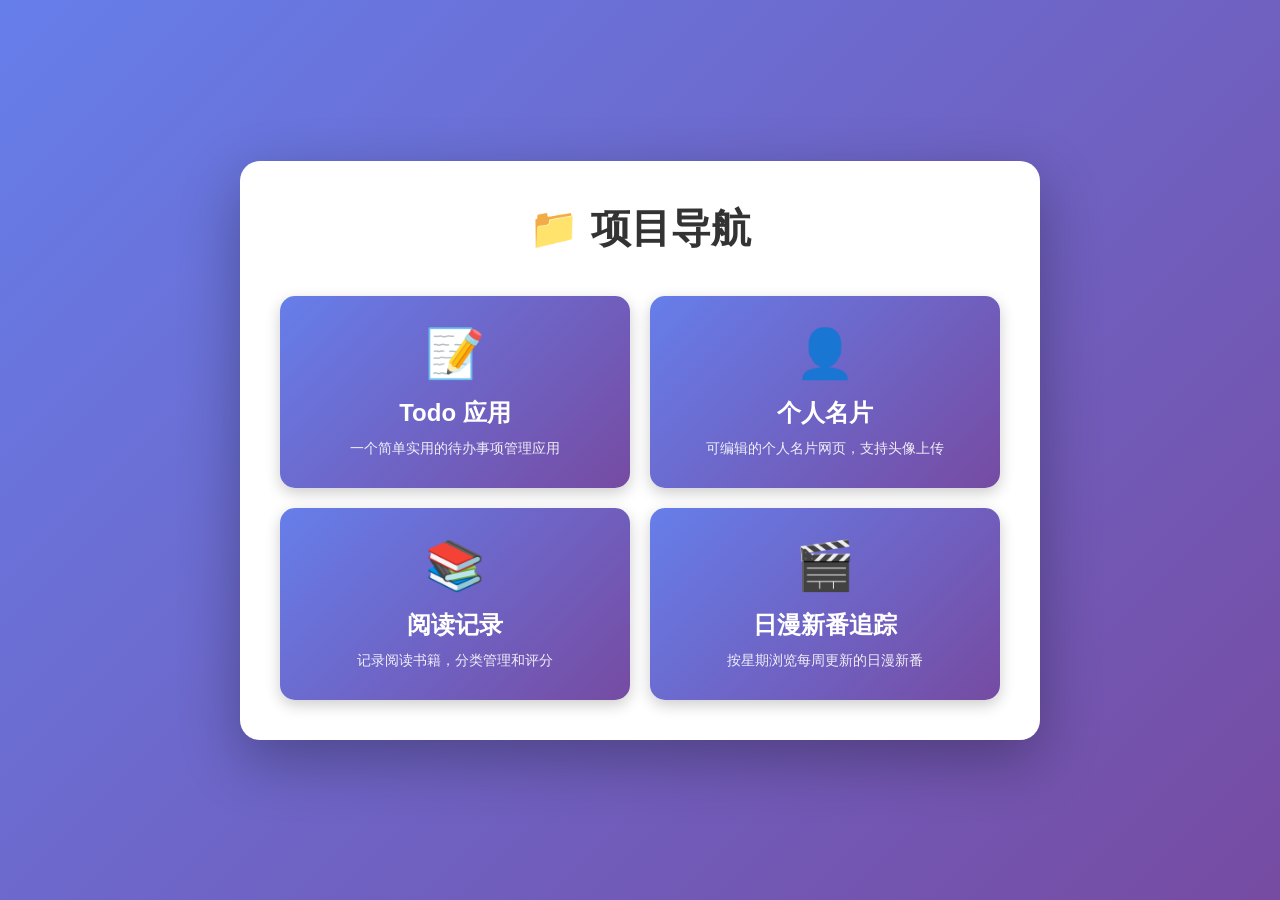
<file: index.html>
<!DOCTYPE html>
<html lang="zh-CN">
<head>
    <meta charset="UTF-8">
    <meta name="viewport" content="width=device-width, initial-scale=1.0">
    <title>项目导航</title>
    <style>
        * {
            margin: 0;
            padding: 0;
            box-sizing: border-box;
        }

        body {
            font-family: 'Segoe UI', Tahoma, Geneva, Verdana, sans-serif;
            background: linear-gradient(135deg, #667eea 0%, #764ba2 100%);
            min-height: 100vh;
            display: flex;
            justify-content: center;
            align-items: center;
            padding: 20px;
        }

        .container {
            background: white;
            border-radius: 20px;
            box-shadow: 0 20px 60px rgba(0, 0, 0, 0.3);
            padding: 40px;
            max-width: 800px;
            width: 100%;
        }

        h1 {
            text-align: center;
            color: #333;
            margin-bottom: 40px;
            font-size: 2.5em;
        }

        .nav-grid {
            display: grid;
            grid-template-columns: repeat(auto-fit, minmax(250px, 1fr));
            gap: 20px;
        }

        .nav-item {
            background: linear-gradient(135deg, #667eea 0%, #764ba2 100%);
            color: white;
            padding: 30px;
            border-radius: 15px;
            text-decoration: none;
            transition: all 0.3s ease;
            display: flex;
            flex-direction: column;
            align-items: center;
            justify-content: center;
            box-shadow: 0 5px 15px rgba(0, 0, 0, 0.2);
        }

        .nav-item:hover {
            transform: translateY(-5px);
            box-shadow: 0 10px 25px rgba(0, 0, 0, 0.3);
        }

        .nav-item h2 {
            font-size: 1.5em;
            margin-bottom: 10px;
        }

        .nav-item p {
            font-size: 0.9em;
            opacity: 0.9;
            text-align: center;
        }

        .icon {
            font-size: 3em;
            margin-bottom: 15px;
        }
    </style>
</head>
<body>
    <div class="container">
        <h1>📁 项目导航</h1>
        <div class="nav-grid">
            <a href="todo-app/index.html" class="nav-item">
                <div class="icon">📝</div>
                <h2>Todo 应用</h2>
                <p>一个简单实用的待办事项管理应用</p>
            </a>
            <a href="personal-card/index.html" class="nav-item">
                <div class="icon">👤</div>
                <h2>个人名片</h2>
                <p>可编辑的个人名片网页，支持头像上传</p>
            </a>
            <a href="read-record/index.html" class="nav-item">
                <div class="icon">📚</div>
                <h2>阅读记录</h2>
                <p>记录阅读书籍，分类管理和评分</p>
            </a>
            <a href="new_anime/index.html" class="nav-item">
                <div class="icon">🎬</div>
                <h2>日漫新番追踪</h2>
                <p>按星期浏览每周更新的日漫新番</p>
            </a>
        </div>
    </div>
</body>
</html>
</file>
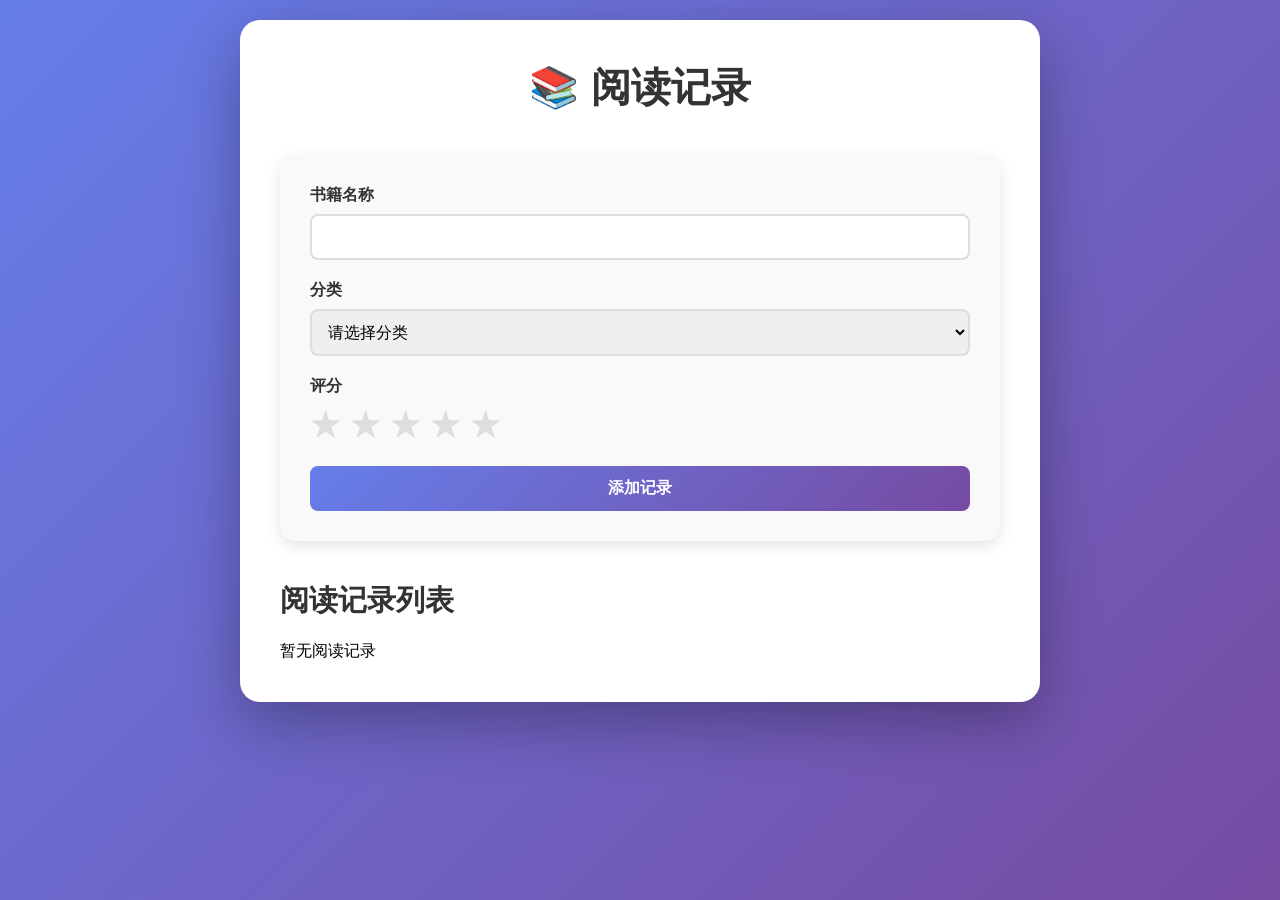
<file: read-record/index.html>
<!DOCTYPE html>
<html lang="zh-CN">
<head>
    <meta charset="UTF-8">
    <meta name="viewport" content="width=device-width, initial-scale=1.0">
    <title>阅读记录</title>
    <link rel="stylesheet" href="style.css">
</head>
<body>
    <div class="container">
        <h1>📚 阅读记录</h1>
        
        <form id="book-form">
            <div class="form-group">
                <label for="book-name">书籍名称</label>
                <input type="text" id="book-name" required>
            </div>
            
            <div class="form-group">
                <label for="book-category">分类</label>
                <select id="book-category" required>
                    <option value="">请选择分类</option>
                    <option value="政治历史">政治历史</option>
                    <option value="投资理财">投资理财</option>
                    <option value="文学艺术">文学艺术</option>
                    <option value="科学科普">科学科普</option>
                    <option value="应用工程">应用工程</option>
                </select>
            </div>
            
            <div class="form-group">
                <label>评分</label>
                <div class="rating">
                    <input type="radio" id="star5" name="rating" value="5" required>
                    <label for="star5">★</label>
                    <input type="radio" id="star4" name="rating" value="4">
                    <label for="star4">★</label>
                    <input type="radio" id="star3" name="rating" value="3">
                    <label for="star3">★</label>
                    <input type="radio" id="star2" name="rating" value="2">
                    <label for="star2">★</label>
                    <input type="radio" id="star1" name="rating" value="1">
                    <label for="star1">★</label>
                </div>
            </div>
            
            <button type="submit" class="btn">添加记录</button>
        </form>
        
        <div class="records-section">
            <h2>阅读记录列表</h2>
            <div id="records-list"></div>
        </div>
        
        <!-- 编辑模态框 -->
        <div id="edit-modal" class="modal">
            <div class="modal-content">
                <span class="close">&times;</span>
                <h3>编辑阅读记录</h3>
                <form id="edit-form">
                    <input type="hidden" id="edit-id">
                    <div class="form-group">
                        <label for="edit-book-name">书籍名称</label>
                        <input type="text" id="edit-book-name" required>
                    </div>
                    <div class="form-group">
                        <label for="edit-book-category">分类</label>
                        <select id="edit-book-category" required>
                            <option value="">请选择分类</option>
                            <option value="政治历史">政治历史</option>
                            <option value="投资理财">投资理财</option>
                            <option value="文学艺术">文学艺术</option>
                            <option value="科学科普">科学科普</option>
                            <option value="应用工程">应用工程</option>
                        </select>
                    </div>
                    <div class="form-group">
                        <label>评分</label>
                        <div class="rating">
                            <input type="radio" id="edit-star5" name="edit-rating" value="5" required>
                            <label for="edit-star5">★</label>
                            <input type="radio" id="edit-star4" name="edit-rating" value="4">
                            <label for="edit-star4">★</label>
                            <input type="radio" id="edit-star3" name="edit-rating" value="3">
                            <label for="edit-star3">★</label>
                            <input type="radio" id="edit-star2" name="edit-rating" value="2">
                            <label for="edit-star2">★</label>
                            <input type="radio" id="edit-star1" name="edit-rating" value="1">
                            <label for="edit-star1">★</label>
                        </div>
                    </div>
                    <button type="submit" class="btn">保存修改</button>
                </form>
            </div>
        </div>
    </div>
    
    <script src="script.js"></script>
</body>
</html>
</file>
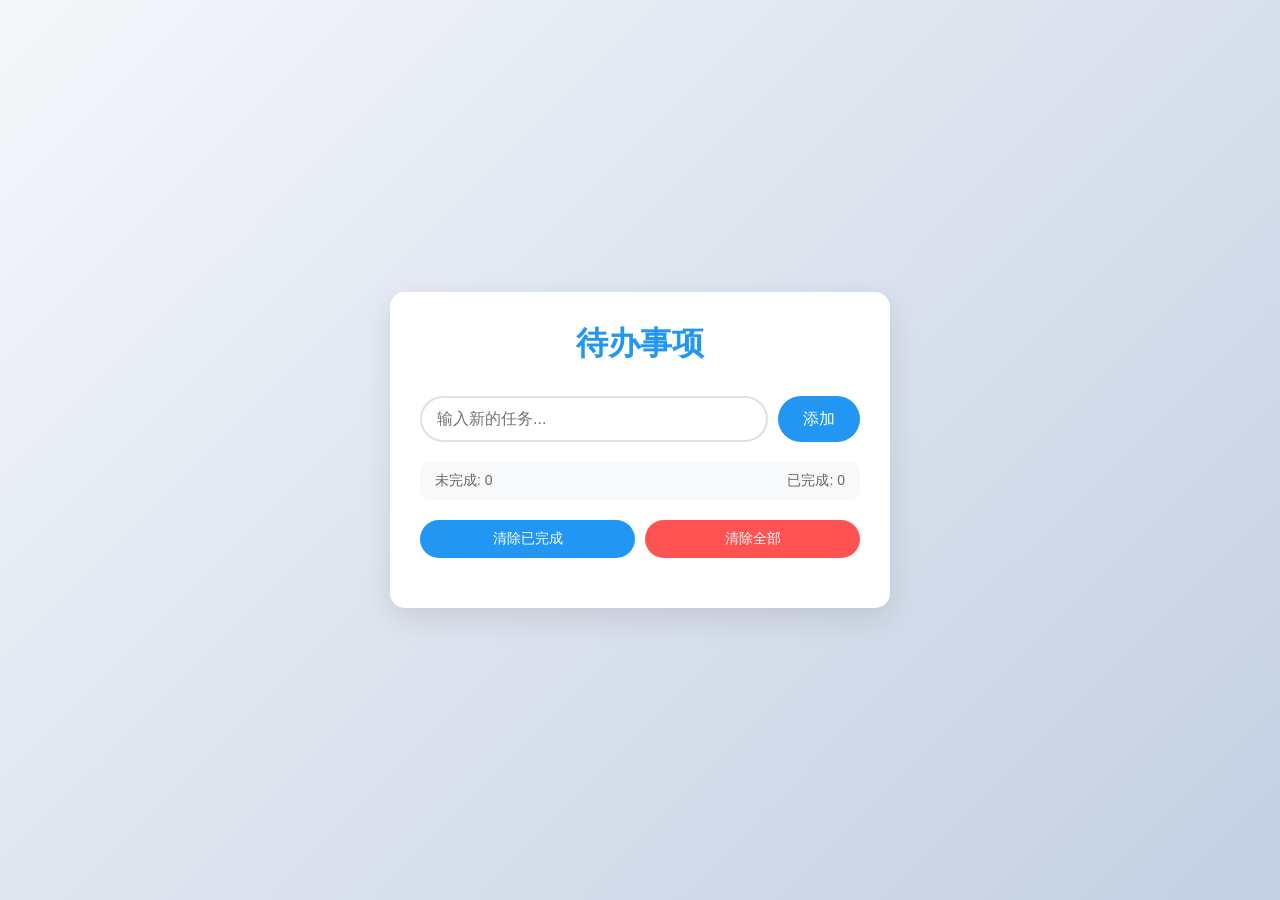
<file: todo-app/index.html>
<!DOCTYPE html>
<html lang="zh-CN">
<head>
    <meta charset="UTF-8">
    <meta name="viewport" content="width=device-width, initial-scale=1.0">
    <title>待办事项</title>
    <link rel="stylesheet" href="style.css">
</head>
<body>
    <div class="container">
        <h1>待办事项</h1>

        <div class="input-section">
            <input type="text" id="taskInput" placeholder="输入新的任务...">
            <button id="addBtn">添加</button>
        </div>

        <div class="stats">
            <span id="pendingCount">未完成: 0</span>
            <span id="completedCount">已完成: 0</span>
        </div>

        <div class="action-buttons">
            <button id="clearCompletedBtn">清除已完成</button>
            <button id="clearAllBtn">清除全部</button>
        </div>

        <ul id="taskList"></ul>
    </div>

    <script src="script.js"></script>
</body>
</html>
</file>
<file: read-record/style.css>
* {
    margin: 0;
    padding: 0;
    box-sizing: border-box;
}

body {
    font-family: 'Segoe UI', Tahoma, Geneva, Verdana, sans-serif;
    background: linear-gradient(135deg, #667eea 0%, #764ba2 100%);
    min-height: 100vh;
    padding: 20px;
}

.container {
    background: white;
    border-radius: 20px;
    box-shadow: 0 20px 60px rgba(0, 0, 0, 0.3);
    padding: 40px;
    max-width: 800px;
    margin: 0 auto;
}

h1 {
    text-align: center;
    color: #333;
    margin-bottom: 40px;
    font-size: 2.5em;
}

form {
    background: #f9f9f9;
    padding: 30px;
    border-radius: 15px;
    margin-bottom: 40px;
    box-shadow: 0 5px 15px rgba(0, 0, 0, 0.1);
}

.form-group {
    margin-bottom: 20px;
}

label {
    display: block;
    margin-bottom: 8px;
    font-weight: 600;
    color: #333;
}

input[type="text"],
select {
    width: 100%;
    padding: 12px;
    border: 2px solid #ddd;
    border-radius: 8px;
    font-size: 16px;
    transition: border-color 0.3s ease;
}

input[type="text"]:focus,
select:focus {
    outline: none;
    border-color: #667eea;
}

.rating {
    display: flex;
    align-items: center;
    gap: 10px;
}

.rating input[type="radio"] {
    display: none;
}

.rating label {
    font-size: 30px;
    color: #ddd;
    cursor: pointer;
    transition: color 0.3s ease;
    margin: 0;
}

.rating input[type="radio"]:checked ~ label,
.rating input[type="radio"]:checked + label {
    color: #ffcc00;
}

.rating label:hover,
.rating label:hover ~ label {
    color: #ffcc00;
}

.btn {
    background: linear-gradient(135deg, #667eea 0%, #764ba2 100%);
    color: white;
    border: none;
    padding: 12px 24px;
    border-radius: 8px;
    font-size: 16px;
    font-weight: 600;
    cursor: pointer;
    transition: all 0.3s ease;
    width: 100%;
}

.btn:hover {
    transform: translateY(-2px);
    box-shadow: 0 5px 15px rgba(102, 126, 234, 0.4);
}

.records-section {
    margin-top: 40px;
}

.records-section h2 {
    color: #333;
    margin-bottom: 20px;
    font-size: 1.8em;
}

#records-list {
    display: flex;
    flex-direction: column;
    gap: 15px;
}

.record-item {
    background: #f9f9f9;
    padding: 20px;
    border-radius: 10px;
    box-shadow: 0 2px 10px rgba(0, 0, 0, 0.1);
    border-left: 4px solid #667eea;
}

.record-item h3 {
    color: #333;
    margin-bottom: 5px;
    font-size: 1.2em;
}

.record-item .category {
    display: inline-block;
    background: #667eea;
    color: white;
    padding: 4px 12px;
    border-radius: 12px;
    font-size: 0.8em;
    margin: 5px 0;
}

.record-item .rating-display {
    color: #ffcc00;
    font-size: 1.2em;
    margin: 5px 0;
}

.record-item .delete-btn {
    background: #ff4757;
    color: white;
    border: none;
    padding: 6px 12px;
    border-radius: 4px;
    font-size: 12px;
    cursor: pointer;
    margin-top: 10px;
    transition: background 0.3s ease;
}

.record-item .delete-btn:hover {
    background: #ff3742;
}

.modal {
    display: none;
    position: fixed;
    z-index: 1000;
    left: 0;
    top: 0;
    width: 100%;
    height: 100%;
    overflow: auto;
    background-color: rgba(0, 0, 0, 0.5);
}

.modal-content {
    background-color: white;
    margin: 15% auto;
    padding: 30px;
    border-radius: 15px;
    width: 80%;
    max-width: 500px;
    box-shadow: 0 20px 60px rgba(0, 0, 0, 0.3);
    position: relative;
}

.close {
    color: #aaa;
    float: right;
    font-size: 28px;
    font-weight: bold;
    cursor: pointer;
}

.close:hover {
    color: #333;
}

.modal-content h3 {
    margin-bottom: 20px;
    color: #333;
}

.record-item .edit-btn {
    background: #4CAF50;
    color: white;
    border: none;
    padding: 6px 12px;
    border-radius: 4px;
    font-size: 12px;
    cursor: pointer;
    margin-top: 10px;
    margin-right: 10px;
    transition: background 0.3s ease;
}

.record-item .edit-btn:hover {
    background: #45a049;
}

@media (max-width: 768px) {
    .container {
        padding: 20px;
    }
    
    h1 {
        font-size: 2em;
    }
    
    form {
        padding: 20px;
    }
    
    .modal-content {
        width: 90%;
        margin: 20% auto;
    }
}
</file>
<file: todo-app/style.css>
* {
    margin: 0;
    padding: 0;
    box-sizing: border-box;
}

body {
    font-family: 'Segoe UI', Tahoma, Geneva, Verdana, sans-serif;
    background: linear-gradient(135deg, #f5f7fa 0%, #c3cfe2 100%);
    min-height: 100vh;
    display: flex;
    justify-content: center;
    align-items: center;
    padding: 20px;
}

.container {
    background: white;
    border-radius: 15px;
    box-shadow: 0 10px 30px rgba(0, 0, 0, 0.1);
    width: 100%;
    max-width: 500px;
    padding: 30px;
}

h1 {
    color: #2196F3;
    text-align: center;
    margin-bottom: 30px;
    font-weight: 600;
}

.input-section {
    display: flex;
    gap: 10px;
    margin-bottom: 20px;
}

#taskInput {
    flex: 1;
    padding: 12px 15px;
    border: 2px solid #e0e0e0;
    border-radius: 25px;
    font-size: 16px;
    outline: none;
    transition: border-color 0.3s;
}

#taskInput:focus {
    border-color: #2196F3;
}

#addBtn {
    padding: 12px 25px;
    background: #2196F3;
    color: white;
    border: none;
    border-radius: 25px;
    cursor: pointer;
    font-size: 16px;
    font-weight: 500;
    transition: background 0.3s;
}

#addBtn:hover {
    background: #1976D2;
}

.action-buttons {
    display: flex;
    gap: 10px;
    margin-bottom: 20px;
}

.action-buttons button {
    flex: 1;
    padding: 10px;
    background: #2196F3;
    color: white;
    border: none;
    border-radius: 20px;
    cursor: pointer;
    font-size: 14px;
    transition: background 0.3s;
}

.action-buttons button:hover {
    background: #1976D2;
}

#clearAllBtn {
    background: #ff5252;
}

#clearAllBtn:hover {
    background: #d32f2f;
}

.stats {
    display: flex;
    justify-content: space-between;
    margin-bottom: 20px;
    padding: 10px 15px;
    background: #f8f9fa;
    border-radius: 10px;
    font-size: 14px;
    color: #666;
}

#taskList {
    list-style: none;
    max-height: 400px;
    overflow-y: auto;
}

.task-item {
    display: flex;
    align-items: center;
    padding: 15px;
    margin-bottom: 10px;
    background: #f8f9fa;
    border-radius: 10px;
    transition: all 0.3s;
}

.task-item:hover {
    background: #e3f2fd;
    transform: translateX(5px);
}

.task-item.completed {
    background: #f5f5f5;
}

.task-item.completed .task-text {
    text-decoration: line-through;
    color: #999;
}

.task-checkbox {
    width: 20px;
    height: 20px;
    margin-right: 15px;
    cursor: pointer;
    accent-color: #2196F3;
}

.task-text {
    flex: 1;
    word-break: break-all;
}

.delete-btn {
    padding: 8px 15px;
    background: #ff5252;
    color: white;
    border: none;
    border-radius: 20px;
    cursor: pointer;
    font-size: 14px;
    transition: background 0.3s;
}

.delete-btn:hover {
    background: #d32f2f;
}

.edit-btn {
    padding: 8px 15px;
    background: #4CAF50;
    color: white;
    border: none;
    border-radius: 20px;
    cursor: pointer;
    font-size: 14px;
    margin-right: 5px;
    transition: background 0.3s;
}

.edit-btn:hover {
    background: #388E3C;
}

.task-buttons {
    display: flex;
    gap: 5px;
}

@media (max-width: 480px) {
    .container {
        padding: 20px;
    }

    h1 {
        font-size: 24px;
        margin-bottom: 20px;
    }

    .input-section {
        flex-direction: column;
    }

    #addBtn {
        width: 100%;
    }
}
</file>
